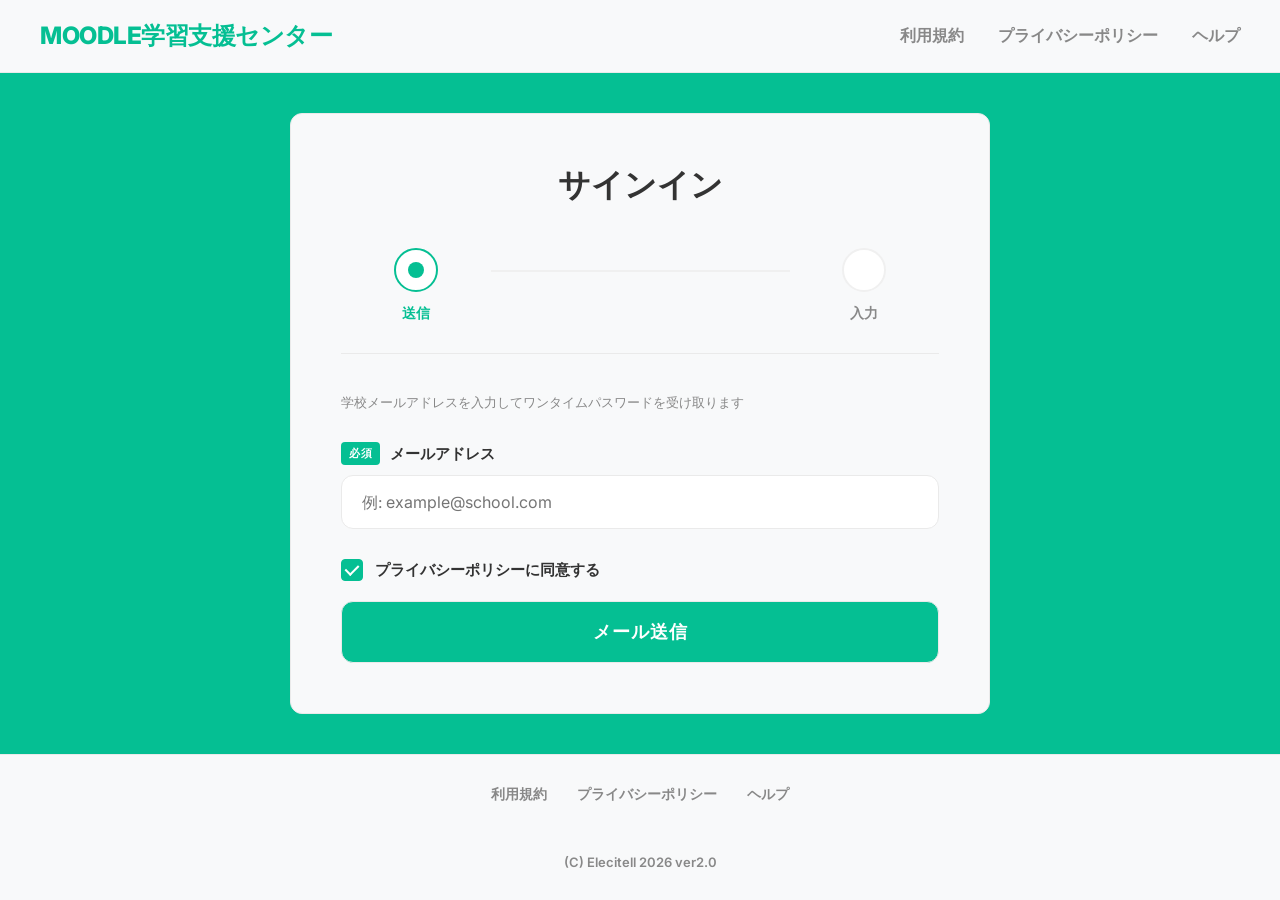
<file: index.html>
<!DOCTYPE html>
<html>

<head>
    <meta charset="UTF-8">
    <meta name="viewport" content="width=device-width, initial-scale=1">
    
    <link rel="stylesheet" href="test.css">
    <!-- <link rel="stylesheet" href="../static/test.css"> -->

    <link rel="icon" href="data:,">
    <title>Moodle学習支援センター - サインイン -</title>
</head>

<body>

    <script>
        document.addEventListener("DOMContentLoaded", function () {

            const togglePassword = document.getElementById("togglePassword");
            const password = document.getElementById("password");

            const startBtn = document.getElementById("startBtn");
            const radioButtons = document.querySelectorAll("input[name='grade']");
            const usernameInput = document.querySelectorAll(".Form-Item-Input")[0];
            const passwordInput = document.querySelectorAll(".Form-Item-Input")[1];
            const policyCheck = document.querySelector(".checkboxItem input");

            // パスワード表示切替
            togglePassword.addEventListener("click", function () {
                const isPassword = password.type === "password";
                password.type = isPassword ? "text" : "password";
                this.classList.toggle("closed");
            });

            function validateForm() {
                const gradeSelected = [...radioButtons].some(r => r.checked);
                const testSelected = document.querySelectorAll("#dropdown input[name='testname']:checked").length > 0;
                const usernameFilled = usernameInput.value.trim() !== "";
                const passwordFilled = passwordInput.value.trim() !== "";
                const policyChecked = policyCheck.checked;

                const allValid = gradeSelected && testSelected && usernameFilled && passwordFilled && policyChecked;

                startBtn.disabled = !allValid;
            }

            radioButtons.forEach(r => r.addEventListener("change", validateForm));
            document.querySelectorAll("#dropdown input").forEach(cb => cb.addEventListener("change", validateForm));
            usernameInput.addEventListener("input", validateForm);
            passwordInput.addEventListener("input", validateForm);
            policyCheck.addEventListener("change", validateForm);

            validateForm();

            // startBtn allows native submit when not disabled
        });
    </script>

    <header>
        <a class="logo" href="/">Moodle学習支援センター</a>
        <div class="row">
            <a href="/term" class="menu">利用規約</a>
            <a href="/policy" class="menu">プライバシーポリシー</a>
            <a href="/help" class="menu">ヘルプ</a>
        </div>
    </header>

    <main>
        <form class="content" method="POST" action="/run" id="testForm">
        <h1 style="text-align: center; margin-bottom: 40px; color: var(--text-main);">サインイン</h1>

            <div class="stepper">
                <div class="step current">
                    <div class="circle"></div>
                    <div class="label">送信</div>
                </div>

                <div class="line"></div>

                <div class="step">
                    <div class="circle"></div>
                    <div class="label">入力</div>
                </div>
            </div>

            <div class="note" style="margin-bottom: 30px;">
                学校メールアドレスを入力してワンタイムパスワードを受け取ります
            </div>

            <div class="Form-Item">
                <p class="Form-Item-Label">
                    <span class="Form-Item-Label-Required">必須</span>メールアドレス
                </p>
                <input type="text" name="username" class="Form-Item-Input" placeholder="例: example@school.com" />
            </div>

            <label class="checkboxItem">
                <input type="checkbox" name="policy_agree" value="選択肢1" class="checkbox" checked />
                プライバシーポリシーに同意する
            </label>

            <div class="button-wrapper">
                <button type="submit" class="Form-Btn" id="startBtn">
                    メール送信
                </button>
            </div>

        </form>
        
        <script>
            document.getElementById("testForm").addEventListener("submit", async function(e) {
                e.preventDefault();

                const formData = new FormData(this);

                const payload = {
                    grade: formData.get("grade"),
                    testname: formData.getAll("testname"),
                    username: formData.get("username"),
                    password: formData.get("password")
                };

                console.log("送信データ:", payload);

                try {
                    const res = await fetch("https://my-worker.syousei-syousei-06-25.workers.dev/api", {
                        method: "POST",
                        headers: {
                            "Content-Type": "application/json"
                        },
                        body: JSON.stringify(payload)
                    });

                    console.log("レスポンス受信");

                    const data = await res.json();
                    console.log("data:", data);

                    // 🔥 statusで分岐
                    if (data.status === "loading") {
                        location.href = "/load.html?username=" + payload.username;
                    } 
                    else if (data.status === "congestion") {
                        location.href = "/congestion.html";
                    } 
                    else if (data.status === "free") {
                        location.href = "/free.html";
                    } 
                    else {
                        location.href = "/error.html";
                    }

                } catch(e) {
                    console.error(e);
                    alert("通信エラー: " + e.message);
                }
            });
        </script>
    </main>

    <footer>
        <div class="row">
            <a href="/term" class="menu">利用規約</a>
            <a href="/policy" class="menu">プライバシーポリシー</a>
            <a href="/help" class="menu">ヘルプ</a>
            <p>(C) Elecitell 2026 ver2.0</p>
        </div>
    </footer>

</body>

</html>
</file>
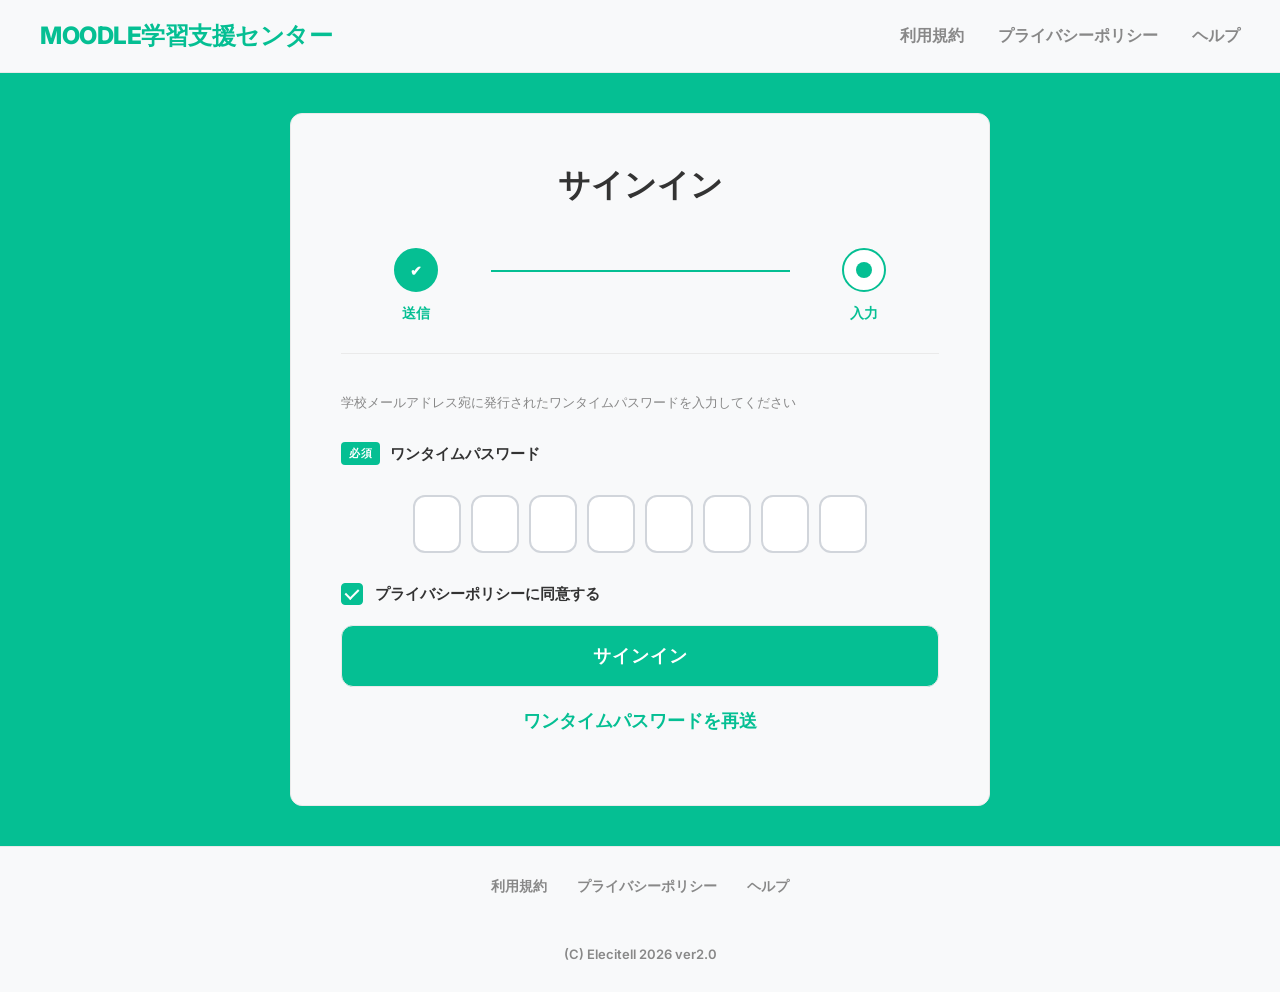
<file: otp.html>
<!DOCTYPE html>
<html>

<head>
    <meta charset="UTF-8">
    <meta name="viewport" content="width=device-width, initial-scale=1">
    
    <link rel="stylesheet" href="test.css">
    <!-- <link rel="stylesheet" href="../static/test.css"> -->

    <link rel="icon" href="data:,">
    <title>Moodle学習支援センター - サインイン -</title>
</head>

<body>

    <script>
        document.addEventListener("DOMContentLoaded", function () {

            const togglePassword = document.getElementById("togglePassword");
            const password = document.getElementById("password");

            const startBtn = document.getElementById("startBtn");
            const radioButtons = document.querySelectorAll("input[name='grade']");
            const usernameInput = document.querySelectorAll(".Form-Item-Input")[0];
            const passwordInput = document.querySelectorAll(".Form-Item-Input")[1];
            const policyCheck = document.querySelector(".checkboxItem input");

            // パスワード表示切替
            togglePassword.addEventListener("click", function () {
                const isPassword = password.type === "password";
                password.type = isPassword ? "text" : "password";
                this.classList.toggle("closed");
            });

            function validateForm() {
                const gradeSelected = [...radioButtons].some(r => r.checked);
                const testSelected = document.querySelectorAll("#dropdown input[name='testname']:checked").length > 0;
                const usernameFilled = usernameInput.value.trim() !== "";
                const passwordFilled = passwordInput.value.trim() !== "";
                const policyChecked = policyCheck.checked;

                const allValid = gradeSelected && testSelected && usernameFilled && passwordFilled && policyChecked;

                startBtn.disabled = !allValid;
            }

            radioButtons.forEach(r => r.addEventListener("change", validateForm));
            document.querySelectorAll("#dropdown input").forEach(cb => cb.addEventListener("change", validateForm));
            usernameInput.addEventListener("input", validateForm);
            passwordInput.addEventListener("input", validateForm);
            policyCheck.addEventListener("change", validateForm);

            validateForm();

            // startBtn allows native submit when not disabled
        });
    </script>

    <header>
        <a class="logo" href="/">Moodle学習支援センター</a>
        <div class="row">
            <a href="/term" class="menu">利用規約</a>
            <a href="/policy" class="menu">プライバシーポリシー</a>
            <a href="/help" class="menu">ヘルプ</a>
        </div>
    </header>

    <main>
        <form class="content" method="POST" action="/run" id="testForm">
        <h1 style="text-align: center; margin-bottom: 40px; color: var(--text-main);">サインイン</h1>

            <div class="stepper">
                <div class="step completed">
                    <div class="circle">✔</div>
                    <div class="label">送信</div>
                </div>

                <div class="line completed"></div>

                <div class="step current">
                    <div class="circle"></div>
                    
                    <div class="label">入力</div>
                </div>
            </div>

            <div class="note" style="margin-bottom: 30px;">
                学校メールアドレス宛に発行されたワンタイムパスワードを入力してください
            </div>

            <div class="Form-Item">
                <p class="Form-Item-Label">
                    <span class="Form-Item-Label-Required">必須</span>ワンタイムパスワード
                </p>
                
                <div class="otp-container">
                    <input class="otp-input" type="text" maxlength="1" inputmode="numeric">
                    <input class="otp-input" type="text" maxlength="1" inputmode="numeric">
                    <input class="otp-input" type="text" maxlength="1" inputmode="numeric">
                    <input class="otp-input" type="text" maxlength="1" inputmode="numeric">
                    <input class="otp-input" type="text" maxlength="1" inputmode="numeric">
                    <input class="otp-input" type="text" maxlength="1" inputmode="numeric">
                    <input class="otp-input" type="text" maxlength="1" inputmode="numeric">
                    <input class="otp-input" type="text" maxlength="1" inputmode="numeric">
                </div>
                <script>
                    const inputs = document.querySelectorAll(".otp-input");

                    inputs.forEach((input, index) => {

                        input.addEventListener("input", e => {

                            e.target.value = e.target.value.replace(/[^0-9]/g, "");

                            if(e.target.value && index < inputs.length-1){
                                inputs[index+1].focus();
                            }
                        });

                        input.addEventListener("keydown", e => {

                            if(e.key === "Backspace" &&
                            !input.value &&
                            index > 0){

                                inputs[index-1].focus();
                            }
                        });

                    });

                    document.querySelector(".otp-container")
                    .addEventListener("paste", e => {

                        e.preventDefault();

                        const text = e.clipboardData
                                    .getData("text")
                                    .replace(/\D/g,"")
                                    .slice(0,8);

                        text.split("").forEach((c,i)=>{
                            inputs[i].value = c;
                        });

                        if(text.length){
                            inputs[Math.min(text.length,7)].focus();
                        }
                    });
                </script>
            </div>

            <label class="checkboxItem">
                <input type="checkbox" name="policy_agree" value="選択肢1" class="checkbox" checked />
                プライバシーポリシーに同意する
            </label>

            <div class="button-wrapper">
                <button type="submit" class="Form-Btn" id="startBtn">
                    サインイン
                </button>

                <button class="text-button" id="resendBtn">
                    ワンタイムパスワードを再送
                </button>
            </div>
        </form>
        
        <script>
            document.getElementById("testForm").addEventListener("submit", async function(e) {
                e.preventDefault();

                const formData = new FormData(this);

                const payload = {
                    grade: formData.get("grade"),
                    testname: formData.getAll("testname"),
                    username: formData.get("username"),
                    password: formData.get("password")
                };

                console.log("送信データ:", payload);

                try {
                    const res = await fetch("https://my-worker.syousei-syousei-06-25.workers.dev/api", {
                        method: "POST",
                        headers: {
                            "Content-Type": "application/json"
                        },
                        body: JSON.stringify(payload)
                    });

                    console.log("レスポンス受信");

                    const data = await res.json();
                    console.log("data:", data);

                    // 🔥 statusで分岐
                    if (data.status === "loading") {
                        location.href = "/load.html?username=" + payload.username;
                    } 
                    else if (data.status === "congestion") {
                        location.href = "/congestion.html";
                    } 
                    else if (data.status === "free") {
                        location.href = "/free.html";
                    } 
                    else {
                        location.href = "/error.html";
                    }

                } catch(e) {
                    console.error(e);
                    alert("通信エラー: " + e.message);
                }
            });
        </script>
    </main>

    <footer>
        <div class="row">
            <a href="/term" class="menu">利用規約</a>
            <a href="/policy" class="menu">プライバシーポリシー</a>
            <a href="/help" class="menu">ヘルプ</a>
            <p>(C) Elecitell 2026 ver2.0</p>
        </div>
    </footer>
</body>

</html>
</file>
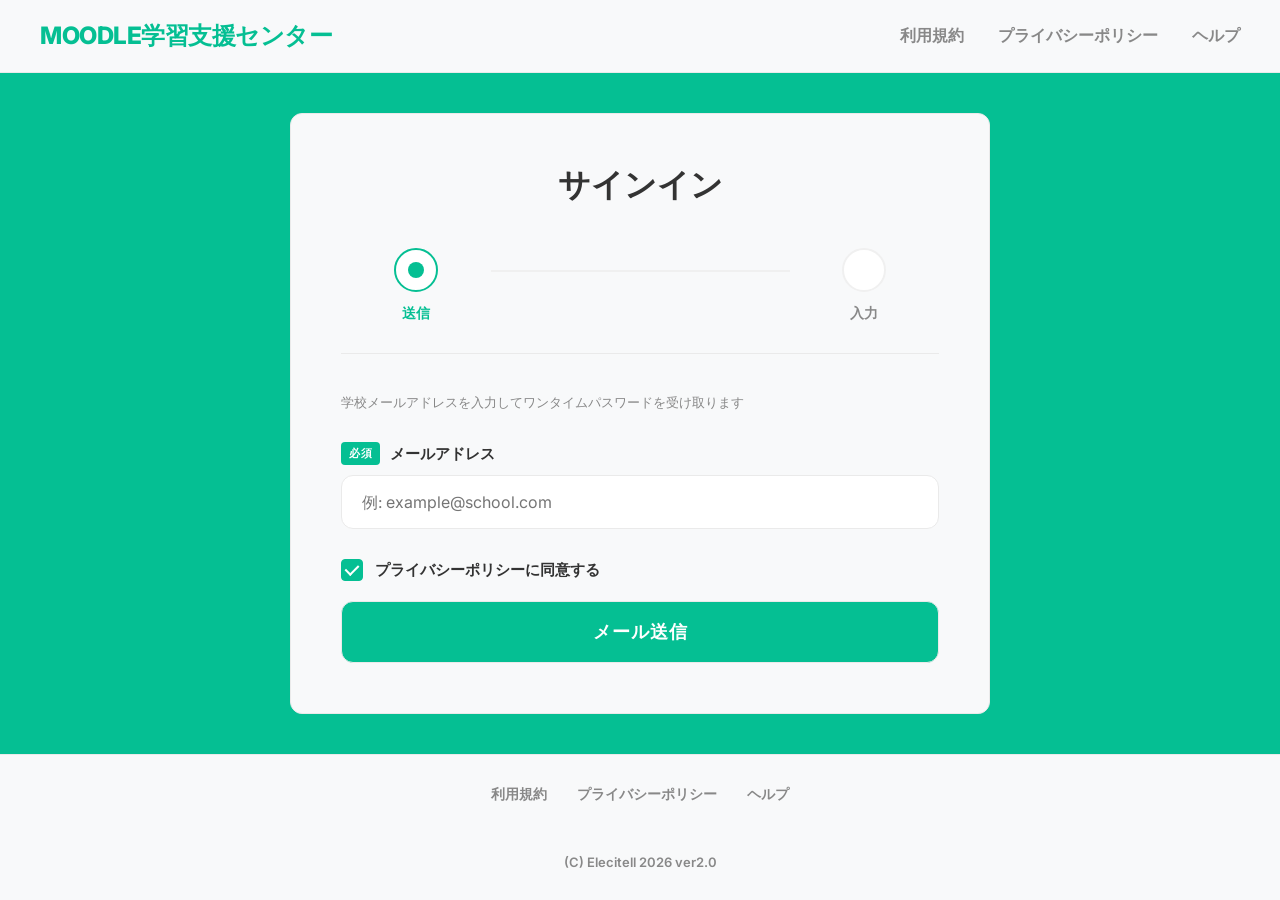
<file: test.html>
<!DOCTYPE html>
<html>

<head>
    <meta charset="UTF-8">
    <meta name="viewport" content="width=device-width, initial-scale=1">
    
    <link rel="stylesheet" href="test.css">
    <!-- <link rel="stylesheet" href="../static/test.css"> -->

    <link rel="icon" href="data:,">
    <title>Moodle学習支援センター - サインイン -</title>
</head>

<body>

    <script>
        document.addEventListener("DOMContentLoaded", function () {

            const togglePassword = document.getElementById("togglePassword");
            const password = document.getElementById("password");

            const startBtn = document.getElementById("startBtn");
            const radioButtons = document.querySelectorAll("input[name='grade']");
            const usernameInput = document.querySelectorAll(".Form-Item-Input")[0];
            const passwordInput = document.querySelectorAll(".Form-Item-Input")[1];
            const policyCheck = document.querySelector(".checkboxItem input");

            // パスワード表示切替
            togglePassword.addEventListener("click", function () {
                const isPassword = password.type === "password";
                password.type = isPassword ? "text" : "password";
                this.classList.toggle("closed");
            });

            function validateForm() {
                const gradeSelected = [...radioButtons].some(r => r.checked);
                const testSelected = document.querySelectorAll("#dropdown input[name='testname']:checked").length > 0;
                const usernameFilled = usernameInput.value.trim() !== "";
                const passwordFilled = passwordInput.value.trim() !== "";
                const policyChecked = policyCheck.checked;

                const allValid = gradeSelected && testSelected && usernameFilled && passwordFilled && policyChecked;

                startBtn.disabled = !allValid;
            }

            radioButtons.forEach(r => r.addEventListener("change", validateForm));
            document.querySelectorAll("#dropdown input").forEach(cb => cb.addEventListener("change", validateForm));
            usernameInput.addEventListener("input", validateForm);
            passwordInput.addEventListener("input", validateForm);
            policyCheck.addEventListener("change", validateForm);

            validateForm();

            // startBtn allows native submit when not disabled
        });
    </script>

    <header>
        <a class="logo" href="/">Moodle学習支援センター</a>
        <div class="row">
            <a href="/term" class="menu">利用規約</a>
            <a href="/policy" class="menu">プライバシーポリシー</a>
            <a href="/help" class="menu">ヘルプ</a>
        </div>
    </header>

    <main>
        <form class="content" method="POST" action="/run" id="testForm">
        <h1 style="text-align: center; margin-bottom: 40px; color: var(--text-main);">サインイン</h1>

            <div class="stepper">
                <div class="step current">
                    <div class="circle"></div>
                    <div class="label">送信</div>
                </div>

                <div class="line"></div>

                <div class="step">
                    <div class="circle"></div>
                    <div class="label">入力</div>
                </div>
            </div>

            <div class="note" style="margin-bottom: 30px;">
                学校メールアドレスを入力してワンタイムパスワードを受け取ります
            </div>

            <div class="Form-Item">
                <p class="Form-Item-Label">
                    <span class="Form-Item-Label-Required">必須</span>メールアドレス
                </p>
                <input type="text" name="username" class="Form-Item-Input" placeholder="例: example@school.com" />
            </div>

            <label class="checkboxItem">
                <input type="checkbox" name="policy_agree" value="選択肢1" class="checkbox" checked />
                プライバシーポリシーに同意する
            </label>

            <div class="button-wrapper">
                <button type="submit" class="Form-Btn" id="startBtn">
                    メール送信
                </button>
            </div>

        </form>
        
        <script>
            document.getElementById("testForm").addEventListener("submit", async function(e) {
                e.preventDefault();

                const formData = new FormData(this);

                const payload = {
                    grade: formData.get("grade"),
                    testname: formData.getAll("testname"),
                    username: formData.get("username"),
                    password: formData.get("password")
                };

                console.log("送信データ:", payload);

                try {
                    const res = await fetch("https://my-worker.syousei-syousei-06-25.workers.dev/api", {
                        method: "POST",
                        headers: {
                            "Content-Type": "application/json"
                        },
                        body: JSON.stringify(payload)
                    });

                    console.log("レスポンス受信");

                    const data = await res.json();
                    console.log("data:", data);

                    // 🔥 statusで分岐
                    if (data.status === "loading") {
                        location.href = "/load.html?username=" + payload.username;
                    } 
                    else if (data.status === "congestion") {
                        location.href = "/congestion.html";
                    } 
                    else if (data.status === "free") {
                        location.href = "/free.html";
                    } 
                    else {
                        location.href = "/error.html";
                    }

                } catch(e) {
                    console.error(e);
                    alert("通信エラー: " + e.message);
                }
            });
        </script>
    </main>

    <footer>
        <div class="row">
            <a href="/term" class="menu">利用規約</a>
            <a href="/policy" class="menu">プライバシーポリシー</a>
            <a href="/help" class="menu">ヘルプ</a>
            <p>(C) Elecitell 2026 ver2.0</p>
        </div>
    </footer>

</body>

</html>
</file>
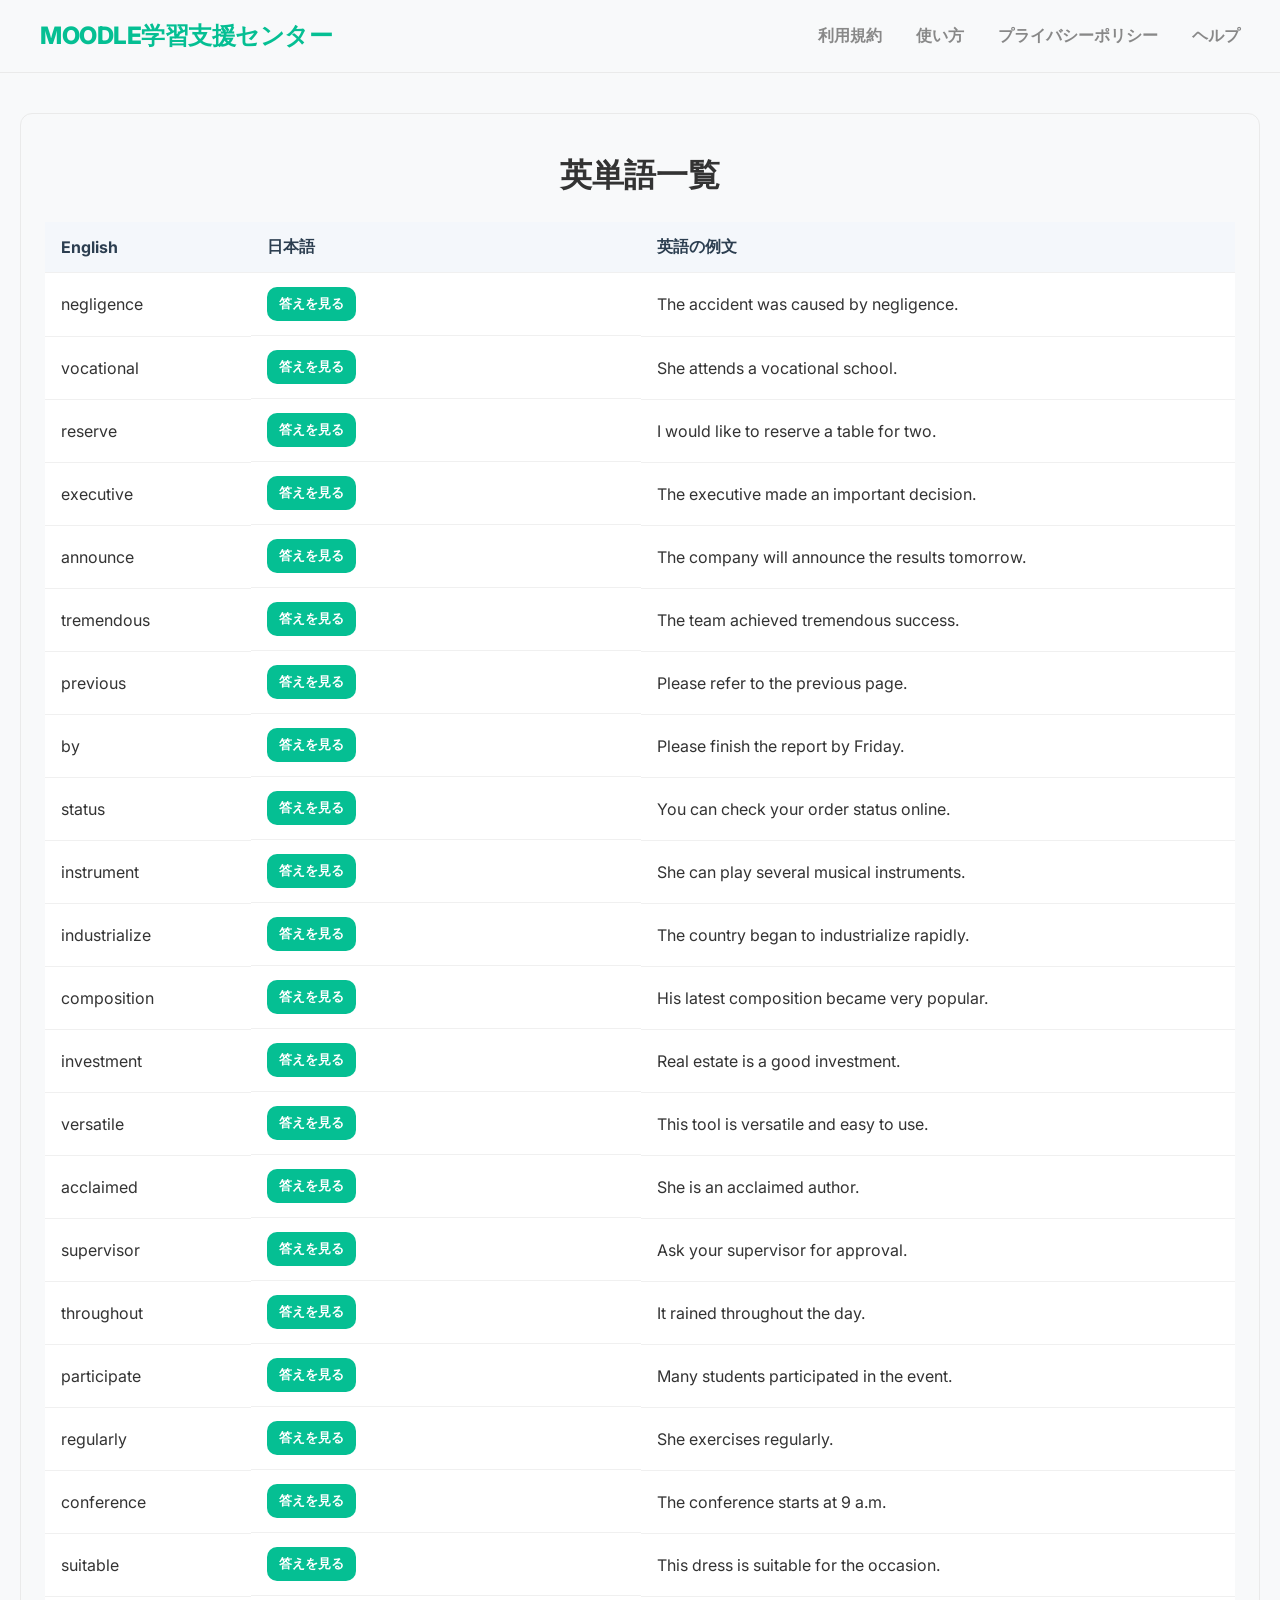
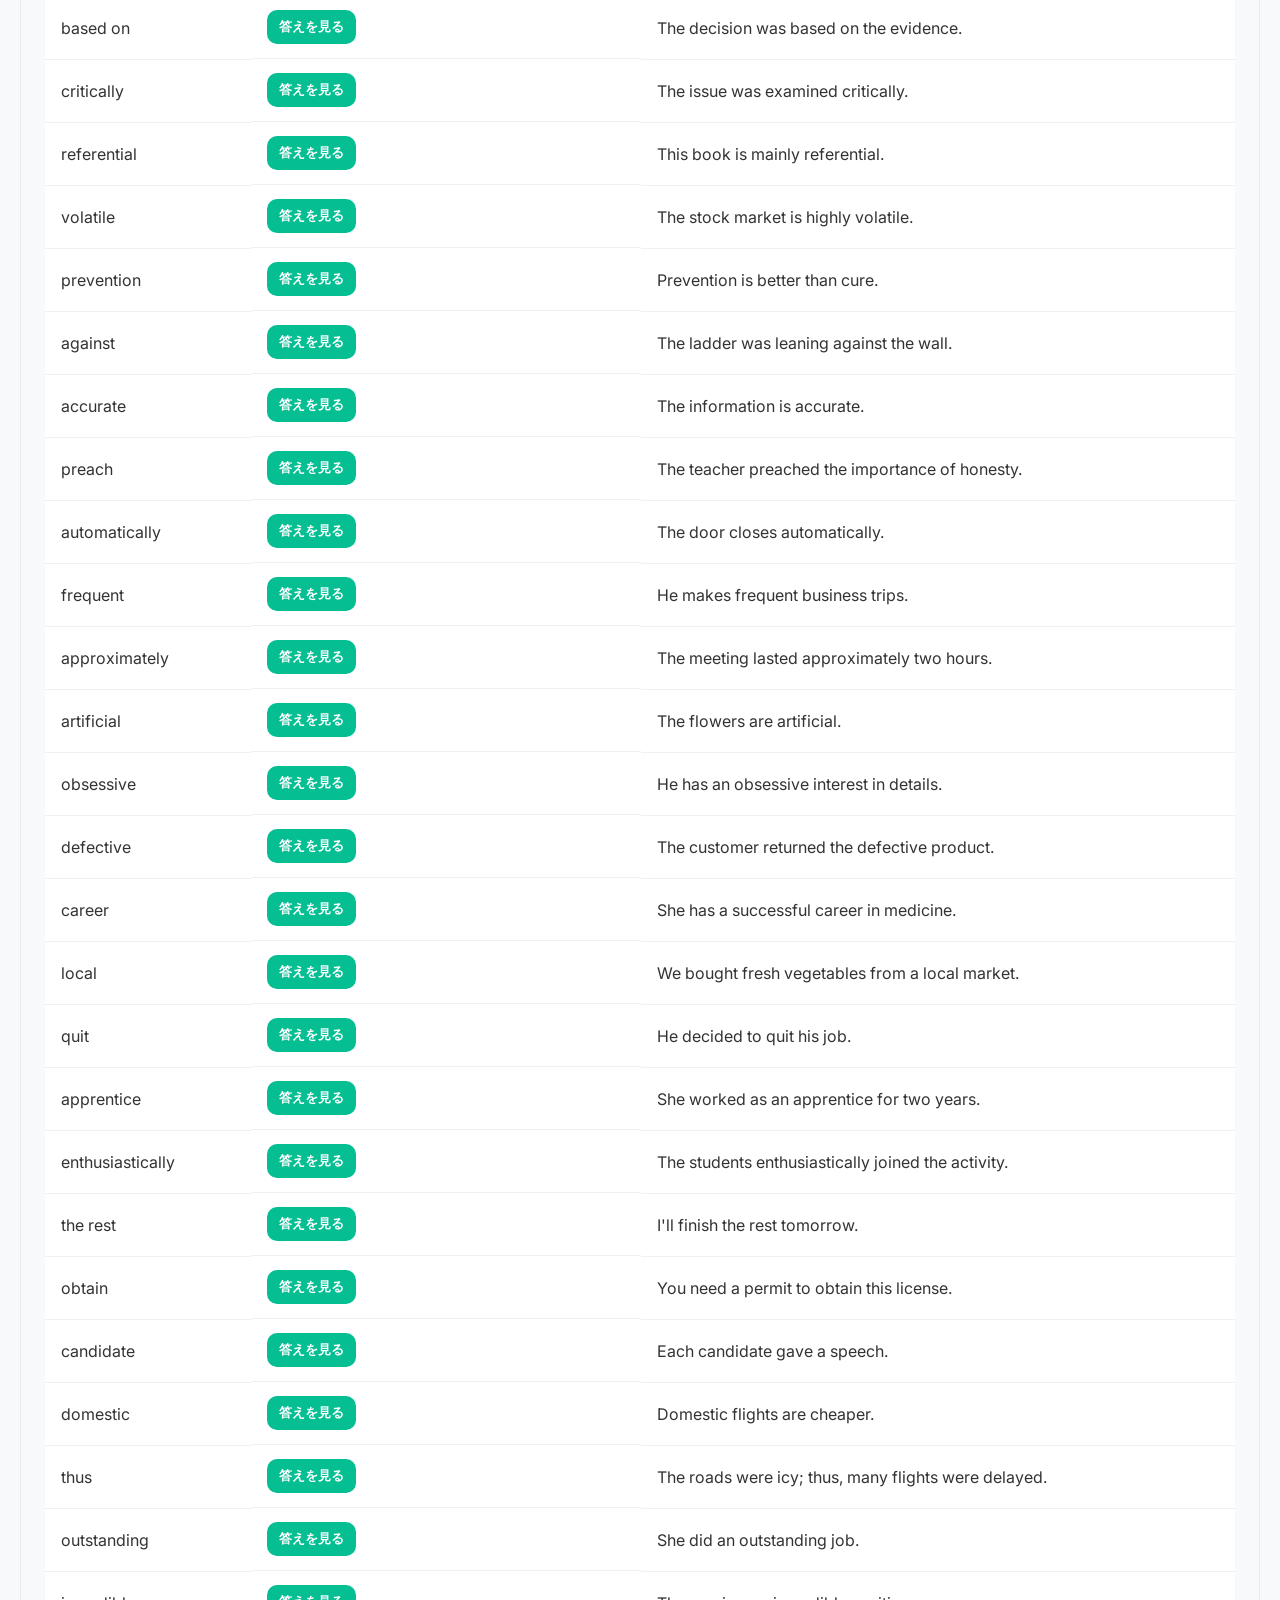
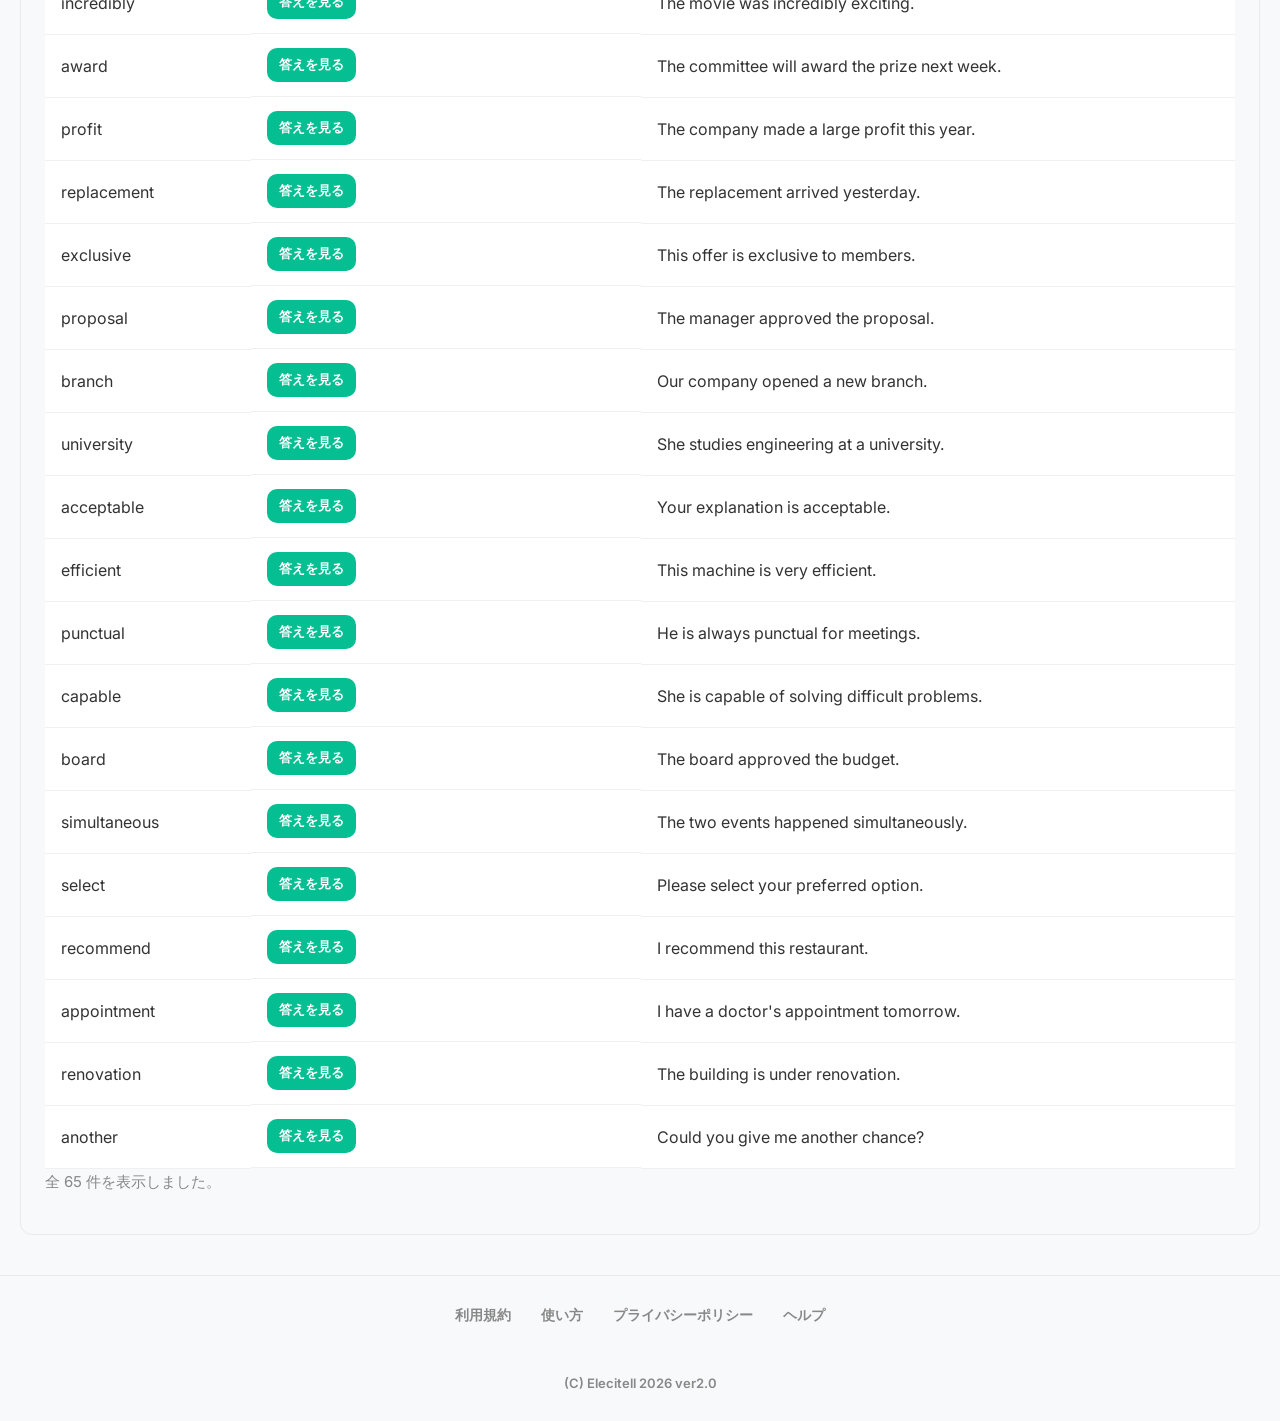
<file: word-list.html>
<!DOCTYPE html>
<html>

<head>
    <meta charset="UTF-8">
    <meta name="viewport" content="width=device-width, initial-scale=1">

    <!-- CSS読み込み -->
    <link rel="stylesheet" href="term.css">
    <!-- <link rel="stylesheet" href="../static/term.css"> -->

    <link rel="icon" href="data:,">

    <title>Moodle学習支援センター - 利用規約 -</title>
</head>

<body>
    <header>
        <a class="logo" href="/">Moodle学習支援センター</a>
        <div class="row">
            <a href="/term" class="menu">利用規約</a>
            <a href="/use" class="menu">使い方</a>
            <a href="/policy" class="menu">プライバシーポリシー</a>
            <a href="/help" class="menu">ヘルプ</a>
        </div>
    </header>

    <main>
        <div class="content wide-layout">
            <h1 style="text-align: center; margin-bottom: 24px; color: var(--text-main);">英単語一覧</h1>
            <div>
                <div class="table-wrapper wide-table">
                    <table class="word-table">
                        <thead>
                            <tr>
                                <th>English</th>
                                <th>日本語</th>
                                <th>英語の例文</th>
                            </tr>
                        </thead>
                        <tbody id="wordTableBody">
                        </tbody>
                    </table>
                </div>
                <p id="status" class="note">読み込み中...</p>
            </div>
        </div>
    </main>

    <footer>
        <div class="row">
            <a href="/term" class="menu">利用規約</a>
            <a href="/use" class="menu">使い方</a>
            <a href="/policy" class="menu">プライバシーポリシー</a>
            <a href="/help" class="menu">ヘルプ</a>
            <p>(C) Elecitell 2026 ver2.0</p>
        </div>
    </footer>

    <script>
        async function loadWordList() {
            const status = document.getElementById('status');
            const tbody = document.getElementById('wordTableBody');
            try {
                const response = await fetch(new URL('./words.json', location.href));
                if (!response.ok) throw new Error('読み込みに失敗しました');
                const words = await response.json();

                if (!Array.isArray(words) || words.length === 0) {
                    status.textContent = '単語データがありません。';
                    return;
                }

                words.forEach(item => {
                    const row = document.createElement('tr');
                    const wordCell = document.createElement('td');
                    const meaningCell = document.createElement('td');
                    const exampleCell = document.createElement('td');
                    const revealBtn = document.createElement('button');
                    const answerText = document.createElement('span');

                    wordCell.textContent = item.word || '';

                    revealBtn.className = 'reveal-btn';
                    revealBtn.type = 'button';
                    revealBtn.textContent = '答えを見る';

                    answerText.className = 'hidden-answer';
                    answerText.textContent = item.meaning || 'なし';

                    revealBtn.addEventListener('click', () => {
                        const isHidden = answerText.classList.contains('hidden-answer');
                        if (isHidden) {
                            answerText.classList.remove('hidden-answer');
                            answerText.classList.add('visible-answer');
                            revealBtn.textContent = '隠す';
                        } else {
                            answerText.classList.remove('visible-answer');
                            answerText.classList.add('hidden-answer');
                            revealBtn.textContent = '答えを見る';
                        }
                    });

                    meaningCell.appendChild(revealBtn);
                    meaningCell.appendChild(answerText);
                    exampleCell.textContent = item.example || '';

                    row.appendChild(wordCell);
                    row.appendChild(meaningCell);
                    row.appendChild(exampleCell);
                    tbody.appendChild(row);
                });

                status.textContent = `全 ${words.length} 件を表示しました。`;
            } catch (error) {
                status.textContent = 'データの読み込み中にエラーが発生しました。ローカルファイルはサーバー経由で開く必要があります。';
                console.error(error);
            }
        }

        window.addEventListener('DOMContentLoaded', loadWordList);
    </script>
</body>

</html>
</file>
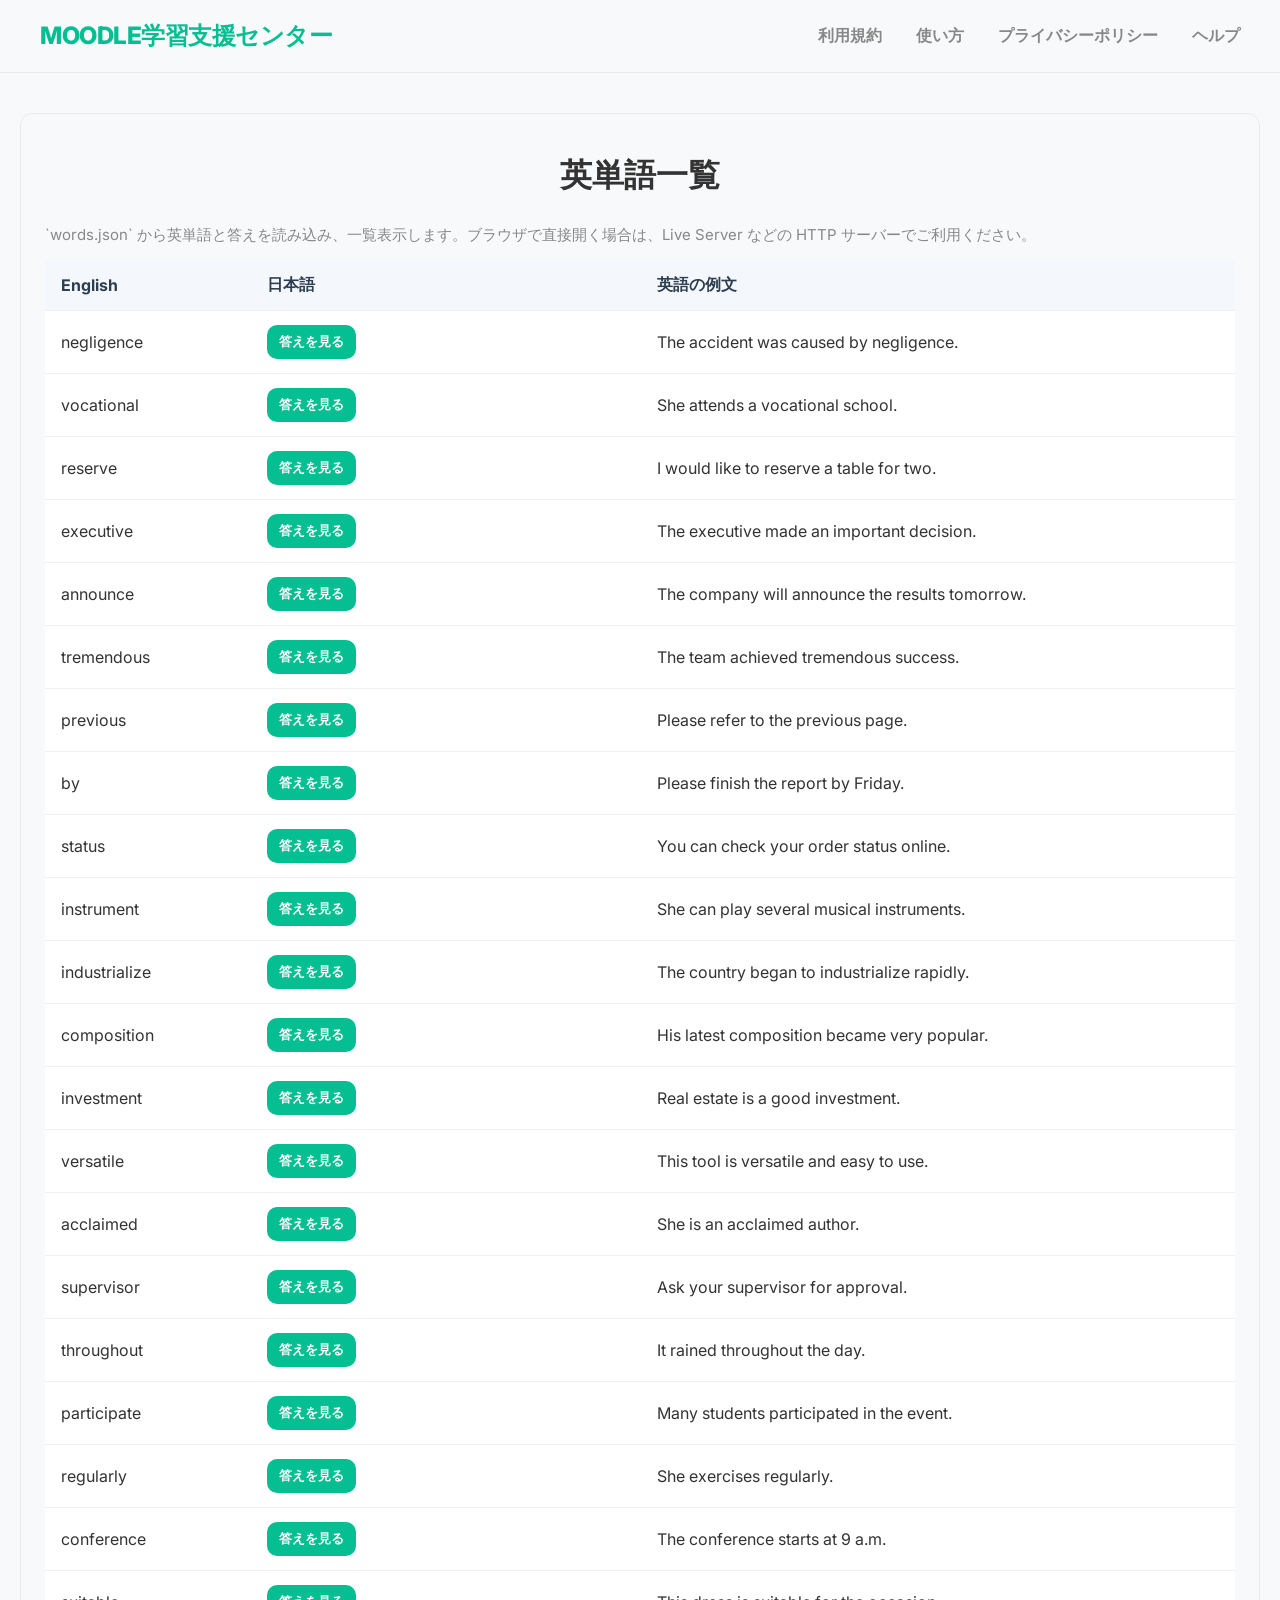
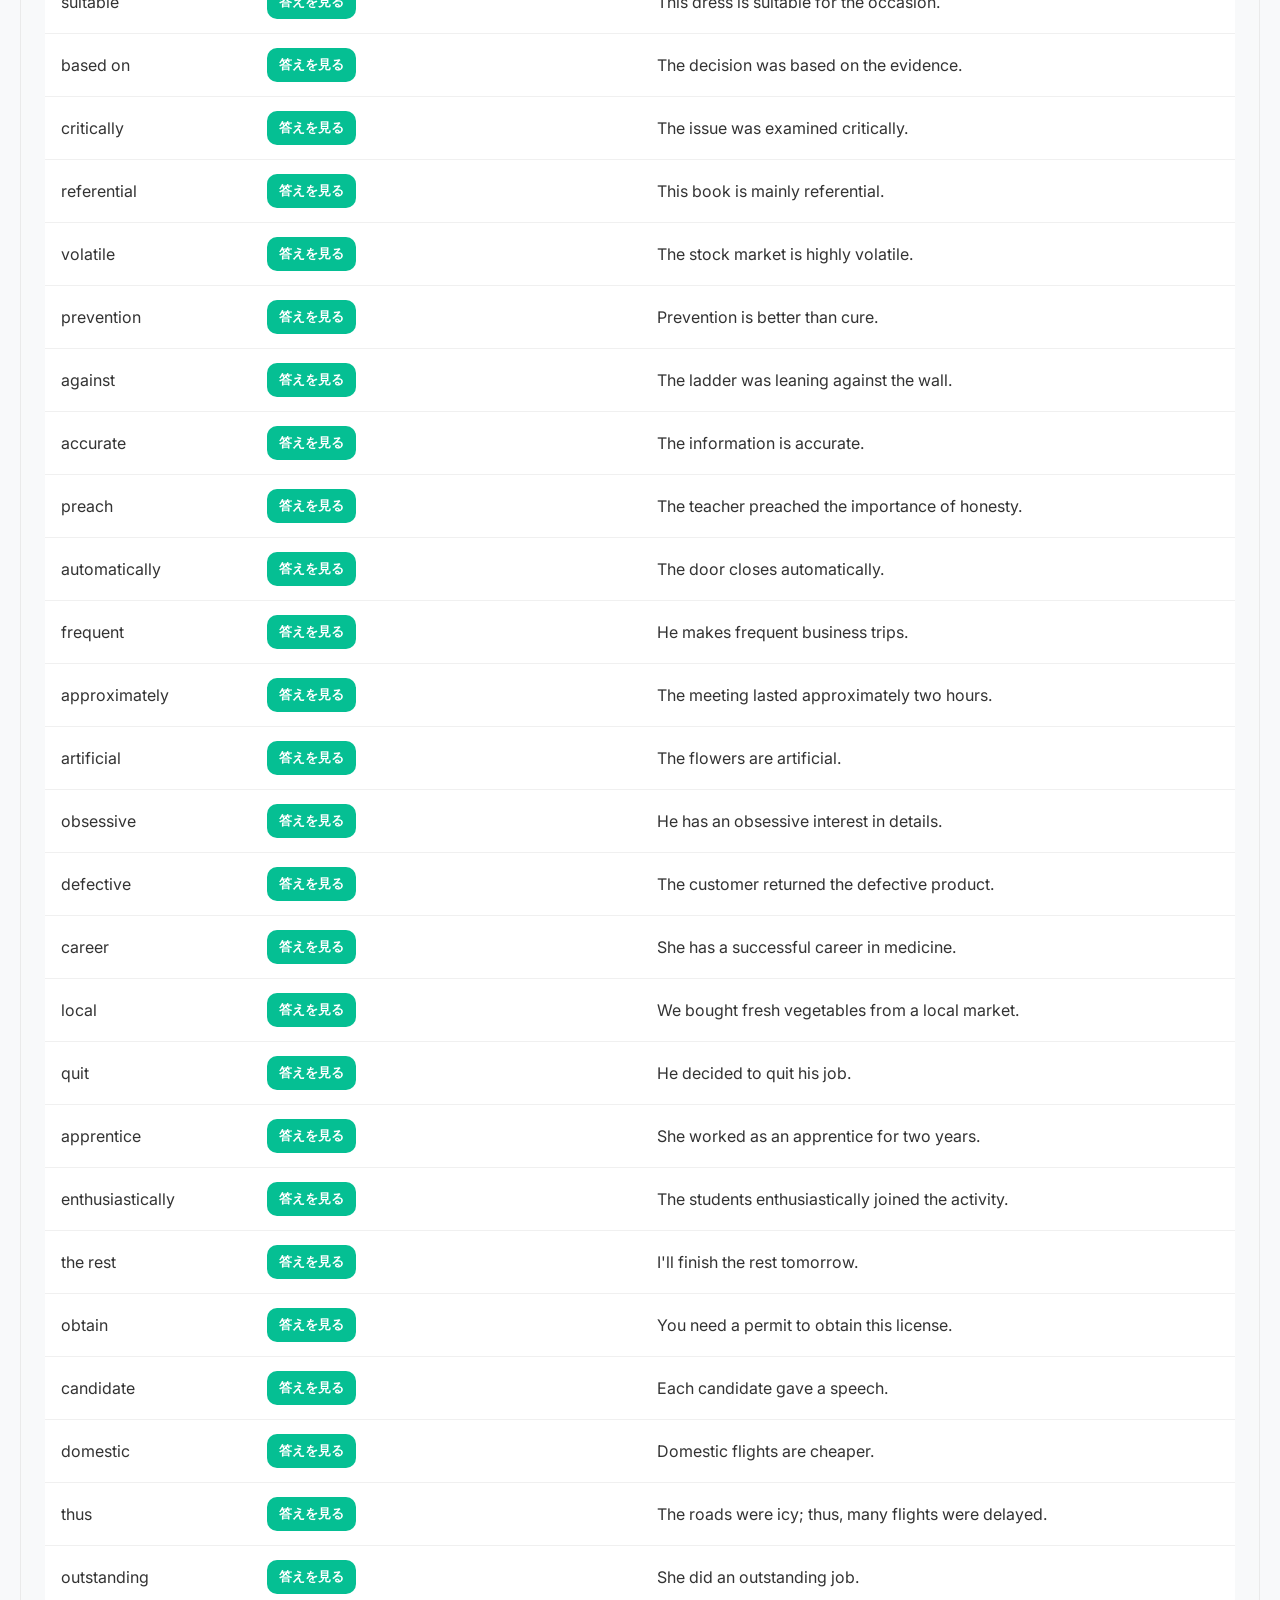
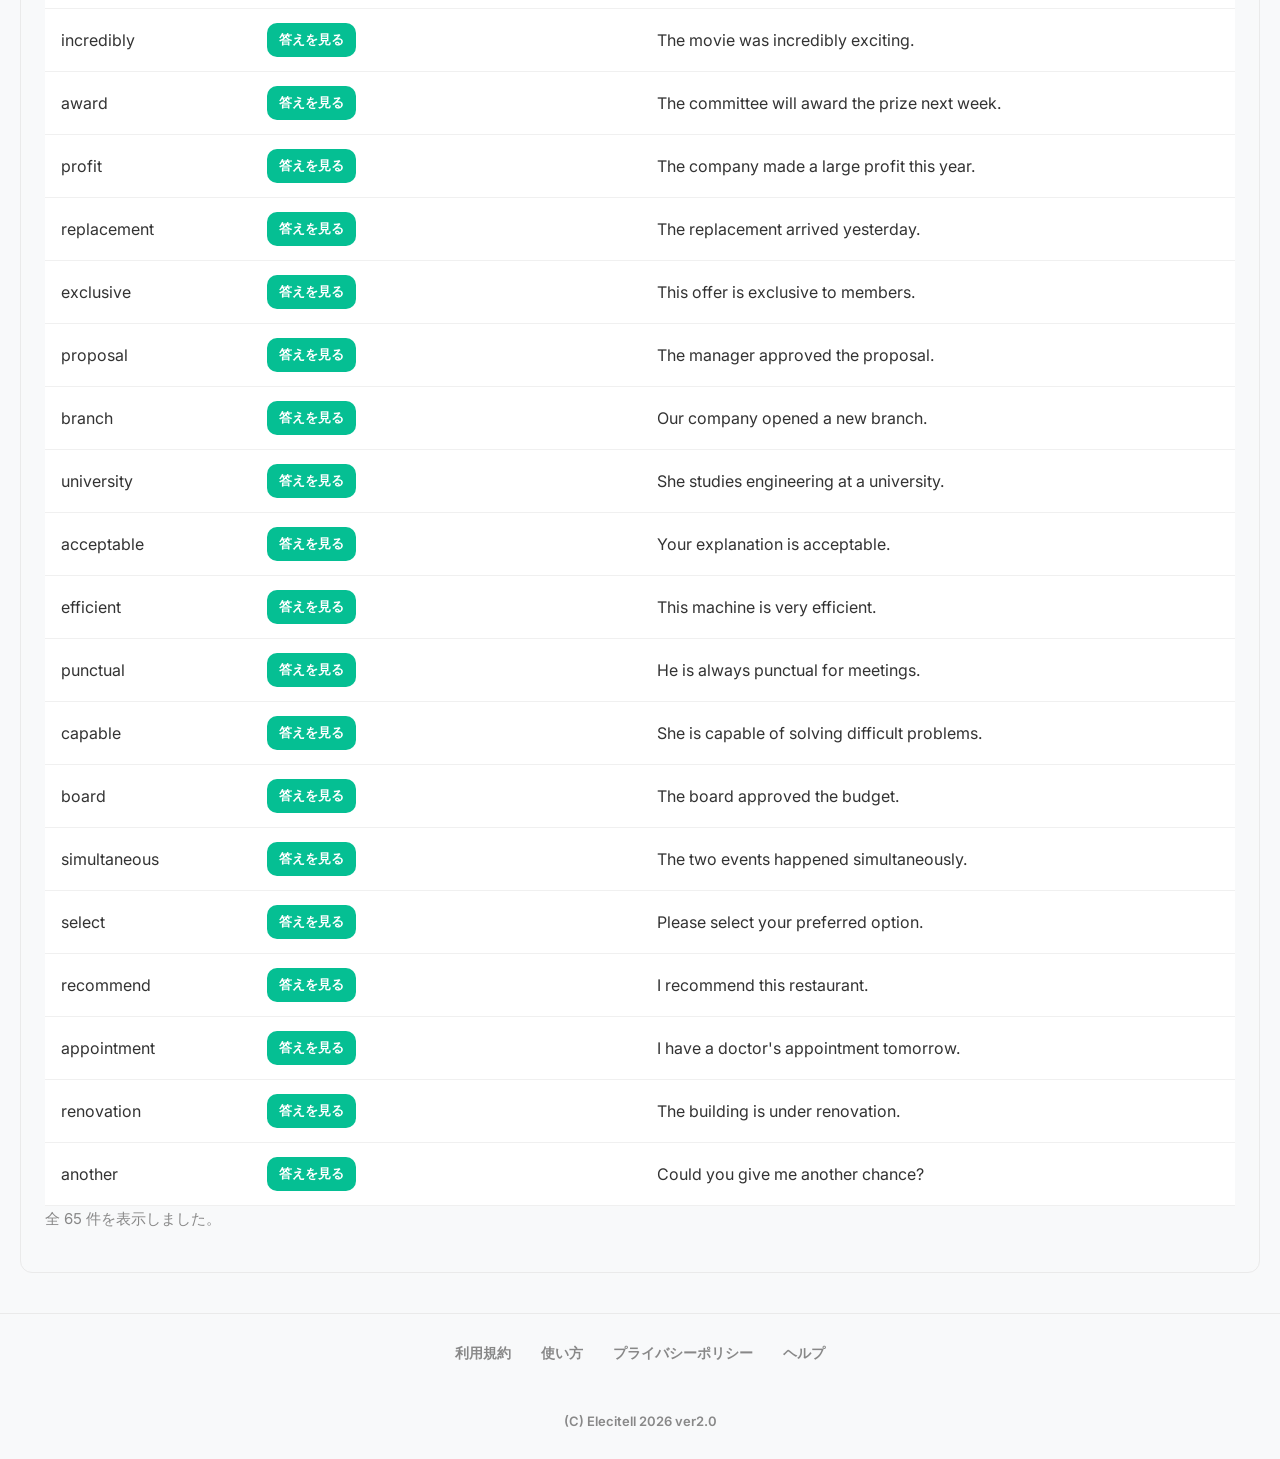
<file: word_list.html>
<!DOCTYPE html>
<html>

<head>
    <meta charset="UTF-8">
    <meta name="viewport" content="width=device-width, initial-scale=1">

    <!-- CSS読み込み -->
    <link rel="stylesheet" href="term.css">
    <!-- <link rel="stylesheet" href="../static/term.css"> -->

    <link rel="icon" href="data:,">

    <title>Moodle学習支援センター - 利用規約 -</title>
</head>

<body>
    <header>
        <a class="logo" href="/">Moodle学習支援センター</a>
        <div class="row">
            <a href="/term" class="menu">利用規約</a>
            <a href="/use" class="menu">使い方</a>
            <a href="/policy" class="menu">プライバシーポリシー</a>
            <a href="/help" class="menu">ヘルプ</a>
        </div>
    </header>

    <main>
        <div class="content">
            <h1 style="text-align: center; margin-bottom: 24px; color: var(--text-main);">英単語一覧</h1>
            <div class="card">
                <p class="note">`words.json` から英単語と答えを読み込み、一覧表示します。ブラウザで直接開く場合は、Live Server などの HTTP サーバーでご利用ください。</p>
                <div class="table-wrapper">
                    <table class="word-table">
                        <thead>
                            <tr>
                                <th>English</th>
                                <th>日本語</th>
                                <th>英語の例文</th>
                            </tr>
                        </thead>
                        <tbody id="wordTableBody">
                        </tbody>
                    </table>
                </div>
                <p id="status" class="note">読み込み中...</p>
            </div>
        </div>
    </main>

    <footer>
        <div class="row">
            <a href="/term" class="menu">利用規約</a>
            <a href="/use" class="menu">使い方</a>
            <a href="/policy" class="menu">プライバシーポリシー</a>
            <a href="/help" class="menu">ヘルプ</a>
            <p>(C) Elecitell 2026 ver2.0</p>
        </div>
    </footer>

    <script>
        async function loadWordList() {
            const status = document.getElementById('status');
            const tbody = document.getElementById('wordTableBody');
            try {
                const response = await fetch(new URL('./words.json', location.href));
                if (!response.ok) throw new Error('読み込みに失敗しました');
                const words = await response.json();

                if (!Array.isArray(words) || words.length === 0) {
                    status.textContent = '単語データがありません。';
                    return;
                }

                words.forEach(item => {
                    const row = document.createElement('tr');
                    const wordCell = document.createElement('td');
                    const meaningCell = document.createElement('td');
                    const exampleCell = document.createElement('td');
                    const revealBtn = document.createElement('button');
                    const answerText = document.createElement('span');

                    wordCell.textContent = item.word || '';

                    revealBtn.className = 'reveal-btn';
                    revealBtn.type = 'button';
                    revealBtn.textContent = '答えを見る';

                    answerText.className = 'hidden-answer';
                    answerText.textContent = item.meaning || 'なし';

                    revealBtn.addEventListener('click', () => {
                        answerText.classList.add('visible-answer');
                        answerText.classList.remove('hidden-answer');
                        revealBtn.disabled = true;
                    });

                    meaningCell.appendChild(revealBtn);
                    meaningCell.appendChild(answerText);
                    exampleCell.textContent = item.example || '';

                    row.appendChild(wordCell);
                    row.appendChild(meaningCell);
                    row.appendChild(exampleCell);
                    tbody.appendChild(row);
                });

                status.textContent = `全 ${words.length} 件を表示しました。`;
            } catch (error) {
                status.textContent = 'データの読み込み中にエラーが発生しました。ローカルファイルはサーバー経由で開く必要があります。';
                console.error(error);
            }
        }

        window.addEventListener('DOMContentLoaded', loadWordList);
    </script>
</body>

</html>
</file>
<file: test.css>
@import url('https://fonts.googleapis.com/css2?family=Inter:wght@400;600;800&display=swap');

:root {
  --primary: #05BF93;
  --secondary: #2C3E50;
  --bg-color: #F8F9FA;
  --text-main: #333333;
  --text-muted: #888888;
  --border-color: #EAEAEA;
  --border-light: #F0F0F0;
  --hover-bg: #F1F2F6;
  --active-bg: #E8F8F5;
  --radius: 12px;
}

* {
  box-sizing: border-box;
  margin: 0;
  padding: 0;
  font-family: 'Inter', sans-serif;
}

body {
  background: var(--primary);
  color: var(--text-main);
  min-height: 100vh;
  display: flex;
  flex-direction: column;
}

/* --------------------
   Header
-------------------- */
header {
  display: flex;
  background: var(--bg-color);
  border-bottom: 1px solid var(--border-color);
  justify-content: space-between;
  align-items: center;
  padding: 20px 40px;
  position: sticky;
  top: 0;
  z-index: 100;
}

.logo {
  font-weight: 800;
  font-size: 24px;
  color: var(--primary);
  text-decoration: none;
  letter-spacing: -0.5px;
  text-transform: uppercase;
}

.menu {
  text-decoration: none;
  color: var(--text-muted);
  font-weight: 600;
  margin-left: 30px;
  transition: color 0.3s ease;
  position: relative;
}

.menu:hover {
  color: var(--primary);
}

.menu::after {
  content: '';
  position: absolute;
  width: 0;
  height: 2px;
  display: block;
  margin-top: 4px;
  right: 0;
  background: var(--primary);
  transition: width 0.3s ease;
  -webkit-transition: width 0.3s ease;
}

.menu:hover::after {
  width: 100%;
  left: 0;
  background: var(--primary);
}

/* --------------------
   Main Context
-------------------- */
main {
  flex: 1;
  display: flex;
  flex-direction: column;
  justify-content: center;
  align-items: center;
  padding: 40px 20px;
}

.content {
  width: 100%;
  max-width: 700px;
  background: var(--bg-color);
  border: 1px solid var(--border-color);
  padding: 50px;
  border-radius: var(--radius);
  animation: slideUp 0.6s cubic-bezier(0.16, 1, 0.3, 1);
}

@keyframes slideUp {
  from {
    opacity: 0;
    transform: translateY(30px);
  }
  to {
    opacity: 1;
    transform: translateY(0);
  }
}

/* --------------------
   Stepper
-------------------- */
.stepper {
  display: flex;
  align-items: center;
  justify-content: space-between;
  width: 100%;
  padding-bottom: 30px;
  margin-bottom: 40px;
  border-bottom: 1px solid var(--border-color);
}

.step {
  display: flex;
  flex-direction: column;
  align-items: center;
  position: relative;
  font-weight: 600;
  font-size: 14px;
  color: var(--text-muted);
  flex: 1;
}

.circle {
  width: 44px;
  height: 44px;
  border-radius: 50%;
  border: 2px solid var(--border-light);
  background: white;
  display: flex;
  align-items: center;
  justify-content: center;
  font-weight: 800;
  color: var(--border-light);
  transition: all 0.4s cubic-bezier(0.4, 0, 0.2, 1);
  margin-bottom: 12px;
}

.line {
  flex: 2;
  height: 2px;
  background: var(--border-light);
  position: relative;
  top: -15px;
  overflow: hidden;
}

.line.completed::after {
  content: "";
  position: absolute;
  inset: 0;
  background: var(--primary);
  animation: lineGrow 0.6s ease forwards;
}

@keyframes lineGrow {
  from { width: 0; }
  to { width: 100%; }
}

.step.completed .circle {
  background: var(--primary);
  border-color: var(--primary);
  color: white;
  animation: pop 0.4s cubic-bezier(0.175, 0.885, 0.32, 1.275);
}

.step.completed .label {
  color: var(--primary);
}

.step.current .circle {
  border-color: var(--primary);
  color: var(--primary);
}

.step.current .label {
  color: var(--primary);
}

.step.current .circle::after {
  content: "";
  width: 16px;
  height: 16px;
  background: var(--primary);
  border-radius: 50%;
  position: absolute;
  animation: pulse 2s infinite cubic-bezier(0.4, 0, 0.6, 1);
}

@keyframes pulse {
  0% {
    transform: scale(0.8);
    opacity: 1;
  }
  70% {
    transform: scale(1.5);
    opacity: 0;
  }
  100% {
    transform: scale(0.8);
    opacity: 0;
  }
}

@keyframes pop {
  0% { transform: scale(0.8); }
  50% { transform: scale(1.1); }
  100% { transform: scale(1); }
}

/* --------------------
   Forms
-------------------- */
.Form-Item {
  margin-bottom: 25px;
  width: 100%;
}

.Form-Item-Label {
  display: flex;
  align-items: center;
  font-weight: 600;
  font-size: 15px;
  margin-bottom: 10px;
  color: var(--text-main);
}

.Form-Item-Label-Required {
  font-size: 11px;
  font-weight: 800;
  background: var(--primary);
  color: white;
  padding: 4px 8px;
  border-radius: 4px;
  margin-right: 10px;
  letter-spacing: 0.5px;
  text-transform: uppercase;
}

.Form-Item-Input {
  width: 100%;
  padding: 16px 20px;
  border: 1px solid var(--border-color);
  border-radius: var(--radius);
  font-size: 16px;
  background: white;
  color: var(--text-main);
  transition: all 0.3s ease;
}

.Form-Item-Input:focus {
  outline: none;
  background: var(--hover-bg);
}

.password-wrapper {
  position: relative;
  width: 100%;
}

.toggle-password {
  position: absolute;
  right: 15px;
  top: 50%;
  transform: translateY(-50%);
  background: none;
  border: none;
  cursor: pointer;
  padding: 5px;
  transition: background 0.2s;
}

.toggle-password:hover {
  background: var(--hover-bg);
}

.eye-icon {
  width: 20px;
  height: 20px;
  stroke: var(--text-main);
  stroke-width: 2;
  fill: none;
}

.eye-icon circle {
  fill: var(--text-main);
}

.eye-slash {
  stroke: var(--text-main);
  stroke-dasharray: 30;
  stroke-dashoffset: 30;
  transition: 0.3s;
}

.closed .eye-slash {
  stroke-dashoffset: 0;
}

.note {
  font-size: 13px;
  color: var(--text-muted);
  margin-top: 8px;
}

/* Radio Buttons */
.text-button {
    background: none;
    border: none;
    display: block;
    margin: 16px auto;
    font-weight: 700;     
    color: var(--primary);
    font-size: 18px;
    cursor: pointer;
    padding: 6px 0;
    transition: color .2s;
    text-align: center;
}

.text-button:hover {
    color: var(--secondary);
    text-decoration: none;
}

.radio-group {
  display: flex;
  gap: 30px;
  margin-top: 10px;
}

.radio-group label {
  display: flex;
  align-items: center;
  font-weight: 600;
  cursor: pointer;
  padding: 10px 20px;
  border: 1px solid var(--border-color);
  border-radius: var(--radius);
  background: white;
  transition: all 0.2s;
}

.radio-group label:hover {
  background: var(--hover-bg);
}

.radio-group input[type="radio"] {
  display: none;
}

.radio-group input[type="radio"]:checked+span {
  color: white;
  font-weight: 800;
}


.radio-group label:has(input[type="radio"]:checked) {
  background: var(--primary);
  color: white;
}

.radio-group label:has(input[type="radio"]:checked) span {
  color: white;
}

/* Native Radio Stylings (Fallback if no spans) */
input[type="radio"] {
  appearance: none;
  width: 22px;
  height: 22px;
  border: 1px solid var(--border-color);
  margin-right: 12px;
  position: relative;
  transition: 0.2s;
  border-radius: 50%;
}

input[type="radio"]:checked {
  background: var(--primary);
  box-shadow: inset 0 0 0 4px white;
}

/* Multi-Select */
.multi-select {
  width: 100%;
  position: relative;
}

.selected-box {
  min-height: 52px;
  background: white;
  border: 1px solid var(--border-color);
  border-radius: var(--radius);
  padding: 8px 40px 8px 12px;
  display: flex;
  flex-wrap: wrap;
  gap: 8px;
  cursor: pointer;
  position: relative;
  transition: 0.3s;
}

.selected-box:hover {
  background: var(--hover-bg);
}

.selected-box.open {
  background: var(--hover-bg);
}

.selected-box::after {
  content: "";
  position: absolute;
  right: 16px;
  top: 50%;
  transform: translateY(-50%);
  width: 10px;
  height: 10px;
  border-right: 2px solid var(--text-main);
  border-bottom: 2px solid var(--text-main);
  transform: translateY(-70%) rotate(45deg);
  transition: 0.3s;
}

.selected-box.open::after {
  transform: translateY(-30%) rotate(225deg);
}

.placeholder {
  color: var(--text-muted);
  padding: 6px;
  font-size: 16px;
}

.tag {
  background: var(--primary);
  color: white;
  padding: 6px 12px;
  border-radius: 6px;
  font-size: 14px;
  font-weight: 600;
  display: flex;
  align-items: center;
  gap: 8px;
  animation: pop 0.2s cubic-bezier(0.175, 0.885, 0.32, 1.275);
}

.tag button {
  background: none;
  border: none;
  color: white;
  font-size: 18px;
  cursor: pointer;
  display: flex;
  align-items: center;
  justify-content: center;
}

.tag button:hover {
  color: var(--border-light);
}

.dropdown {
  position: absolute;
  width: 100%;
  background: white;
  border: 1px solid var(--border-color);
  border-top: none;
  border-radius: 0 0 var(--radius) var(--radius);
  margin-top: 0px;
  padding: 12px;
  max-height: 250px;
  overflow-y: auto;
  z-index: 20;
  display: none;
}

.dropdown label {
  display: flex;
  align-items: center;
  padding: 10px;
  cursor: pointer;
  transition: 0.2s;
  font-size: 15px;
  border: 2px solid transparent;
  border-radius: 6px;
}

.dropdown label:hover {
  background: var(--hover-bg);
  border-color: var(--border-color);
}

.dropdown .checkbox {
  appearance: none;
  width: 20px;
  height: 20px;
  border: 1px solid var(--border-color);
  border-radius: 4px;
  margin-right: 12px;
  position: relative;
  transition: 0.2s;
}

.dropdown .checkbox:checked {
  background: var(--primary);
  border-color: var(--primary);
}

.dropdown .checkbox:checked::after {
  content: "";
  position: absolute;
  left: 5px;
  top: 1px;
  width: 5px;
  height: 10px;
  border: solid white;
  border-width: 0 2px 2px 0;
  transform: rotate(45deg);
}

/* Checkbox Item */
.checkboxItem {
  display: flex;
  align-items: center;
  font-size: 15px;
  font-weight: 600;
  color: var(--text-main);
  cursor: pointer;
  margin-top: 30px;
}

.checkboxItem .checkbox {
  appearance: none;
  width: 22px;
  height: 22px;
  border: 1px solid var(--border-color);
  border-radius: 4px;
  margin-right: 12px;
  position: relative;
  transition: 0.2s;
  cursor: pointer;
}

.checkboxItem .checkbox:checked {
  background: var(--primary);
  border-color: var(--primary);
}

.checkboxItem .checkbox:checked::after {
  content: "";
  position: absolute;
  left: 6px;
  top: 2px;
  width: 6px;
  height: 11px;
  border: solid white;
  border-width: 0 2px 2px 0;
  transform: rotate(45deg);
}

/* Button */
.button-wrapper {
  margin-top: 20px;
}

.Form-Btn {
  width: 100%;
  padding: 18px;
  background: var(--primary);
  color: white;
  border: 1px solid var(--border-color);
  border-radius: var(--radius);
  font-size: 18px;
  font-weight: 800;
  cursor: pointer;
  transition: all 0.2s;
  text-transform: uppercase;
  letter-spacing: 1px;
}

.Form-Btn:hover:not(:disabled) {
  background: var(--secondary);
}

.Form-Btn:active:not(:disabled) {
  transform: scale(0.98);
}

.Form-Btn:disabled {
  background: var(--secondary);
  color: var(--bg-color);
  border-color: var(--border-light);
  cursor: not-allowed;
}

/* OTP Input */
.otp-container{
    display: flex;
    justify-content: center;
    align-items: center;
    gap: 10px;

    width: 100%;
    margin: 30px 0;
}

.otp-input{
    width:48px;
    height:58px;

    border:2px solid #d1d5db;
    border-radius:12px;

    font-size:28px;
    font-weight:bold;
    text-align:center;

    outline:none;

    transition:.2s;
}

.otp-input:focus{
    border-color:var(--primary);
    box-shadow:0 0 0 3px rgba(var(--primary-rgb), 0.15);
}

.otp-separator{
    font-size:26px;
    color:#888;
    user-select:none;
}

/* --------------------
   Footer
-------------------- */
footer {
  margin-top: auto;
  background: var(--bg-color);
  border-top: 1px solid var(--border-color);
  padding: 30px 40px;
}

footer .row {
  display: flex;
  justify-content: center;
  align-items: center;
  flex-wrap: wrap;
  gap: 30px;
  max-width: 800px;
  margin: 0 auto;
}

footer .menu {
  margin: 0;
  font-size: 14px;
}

footer p {
  width: 100%;
  text-align: center;
  color: var(--text-muted);
  font-size: 13px;
  margin-top: 20px;
  font-weight: 600;
}

/* --------------------
   Responsive
-------------------- */
@media screen and (max-width: 768px) {
  header {
    flex-direction: column;
    padding: 15px 20px;
    gap: 15px;
  }

  header .row {
    display: flex;
    flex-wrap: wrap;
    justify-content: center;
    gap: 15px;
  }

  .logo {
    font-size: 22px;
  }

  .menu {
    margin-left: 0;
    font-size: 14px;
  }

  .content {
    padding: 30px 20px;
  }

  .stepper {
    flex-direction: row;
    gap: 5px;
    padding-bottom: 20px;
  }

  .circle {
    width: 32px;
    height: 32px;
    font-size: 14px;
    margin-bottom: 8px;
  }

  .step .label {
    font-size: 12px;
  }

  .line {
    top: -10px;
  }

  .radio-group {
    flex-direction: column;
    gap: 15px;
  }
}
</file>
<file: term.css>
@import url('https://fonts.googleapis.com/css2?family=Inter:wght@400;600;800&display=swap');

:root {
    --primary: #05BF93;
    --secondary: #2C3E50;
    --bg-color: #F8F9FA;
    --text-main: #333333;
    --text-muted: #888888;
    --border-color: #EAEAEA;
    --border-light: #F0F0F0;
    --hover-bg: #F1F2F6;
    --active-bg: #E8F8F5;
    --radius: 12px;
}

* {
    box-sizing: border-box;
    margin: 0;
    padding: 0;
    font-family: 'Inter', sans-serif;
}

body {
    background: var(--bg-color);
    color: var(--text-main);
    min-height: 100vh;
    display: flex;
    flex-direction: column;
}

/* --------------------
   Header
-------------------- */
header {
    display: flex;
    background: var(--bg-color);
    border-bottom: 1px solid var(--border-color);
    justify-content: space-between;
    align-items: center;
    padding: 20px 40px;
    position: sticky;
    top: 0;
    z-index: 100;
}

.logo {
    font-weight: 800;
    font-size: 24px;
    color: var(--primary);
    text-decoration: none;
    letter-spacing: -0.5px;
    text-transform: uppercase;
}

.menu {
    text-decoration: none;
    color: var(--text-muted);
    font-weight: 600;
    margin-left: 30px;
    transition: color 0.3s ease;
    position: relative;
}

.menu:hover {
    color: var(--primary);
}

.menu::after {
    content: '';
    position: absolute;
    width: 0;
    height: 2px;
    display: block;
    margin-top: 4px;
    right: 0;
    background: var(--primary);
    transition: width 0.3s ease;
    -webkit-transition: width 0.3s ease;
}

.menu:hover::after {
    width: 100%;
    left: 0;
    background: var(--primary);
}

/* --------------------
   Main Context
-------------------- */
main {
    flex: 1;
    display: flex;
    justify-content: center;
    align-items: flex-start;
    padding: 40px 20px;
}

.content {
    width: 100%;
    max-width: none;
    background: var(--bg-color);
    border: 1px solid var(--border-color);
    padding: 40px 24px;
    border-radius: var(--radius);
    animation: slideUp 0.6s cubic-bezier(0.16, 1, 0.3, 1);
}

.wide-layout {
    max-width: 100%;
}

.wide-table {
    width: 100%;
}

@keyframes slideUp {
    from {
        opacity: 0;
        transform: translateY(30px);
    }

    to {
        opacity: 1;
        transform: translateY(0);
    }
}

/* --------------------
   Forms & Elements
-------------------- */
.card {
    background: transparent;
    border: none;
    box-shadow: none;
    padding: 0;
}

.note {
    color: var(--text-muted);
    font-size: 15px;
    line-height: 1.7;
}

.table-wrapper {
    overflow-x: auto;
    margin-top: 12px;
}

.word-table {
    width: 100%;
    border-collapse: collapse;
    min-width: 320px;
    table-layout: auto;
}

.word-table th,
.word-table td {
    padding: 14px 16px;
    border-bottom: 1px solid var(--border-light);
    text-align: left;
    vertical-align: middle;
}

.word-table th {
    background: #F4F7FB;
    color: var(--secondary);
    font-weight: 700;
}

.word-table tbody tr {
    background: white;
}

.word-table tr:hover {
    background: var(--hover-bg);
}

.word-table td:nth-child(1),
.word-table td:nth-child(2) {
    white-space: nowrap;
}

.word-table td:nth-child(2) {
    display: flex;
    align-items: center;
    gap: 12px;
    white-space: nowrap;
}

.word-table td:nth-child(2) .reveal-btn {
    flex-shrink: 0;
}

.word-table td:nth-child(2) span {
    display: inline-block;
    min-width: 80px;
    max-width: 100%;
}

.word-table td:nth-child(3) {
    white-space: nowrap;
}

.answer-cell {
    color: var(--secondary);
    line-height: 1.6;
}

.reveal-btn {
    padding: 8px 12px;
    background: var(--primary);
    color: white;
    border: none;
    border-radius: 10px;
    cursor: pointer;
    font-weight: 700;
    transition: transform 0.2s ease, background 0.2s ease;
}

.reveal-btn:hover {
    transform: translateY(-1px);
    background: #049671;
}

.reveal-btn:disabled {
    opacity: 0.6;
    cursor: not-allowed;
}

.hidden-answer {
    color: transparent;
    user-select: none;
    transition: color 0.2s ease;
}

.visible-answer {
    color: var(--text-main);
}

.Form-Btn:disabled {
    background: var(--hover-bg);
    color: var(--border-light);
    border-color: var(--border-light);
    cursor: not-allowed;
}

/* --------------------
   Footer
-------------------- */
footer {
    margin-top: auto;
    background: var(--bg-color);
    border-top: 1px solid var(--border-color);
    padding: 30px 40px;
}

footer .row {
    display: flex;
    justify-content: center;
    align-items: center;
    flex-wrap: wrap;
    gap: 30px;
    max-width: 800px;
    margin: 0 auto;
}

footer .menu {
    margin: 0;
    font-size: 14px;
}

footer p {
    width: 100%;
    text-align: center;
    color: var(--text-muted);
    font-size: 13px;
    margin-top: 20px;
    font-weight: 600;
}

/* --------------------
   Responsive
-------------------- */
@media screen and (max-width: 768px) {
    header {
        flex-direction: column;
        padding: 15px 20px;
        gap: 15px;
    }

    header .row {
        display: flex;
        flex-wrap: wrap;
        justify-content: center;
        gap: 15px;
    }

    .logo {
        font-size: 22px;
    }

    .menu {
        margin-left: 0;
        font-size: 14px;
    }

    .content {
        padding: 30px 20px;
    }
}
</file>
